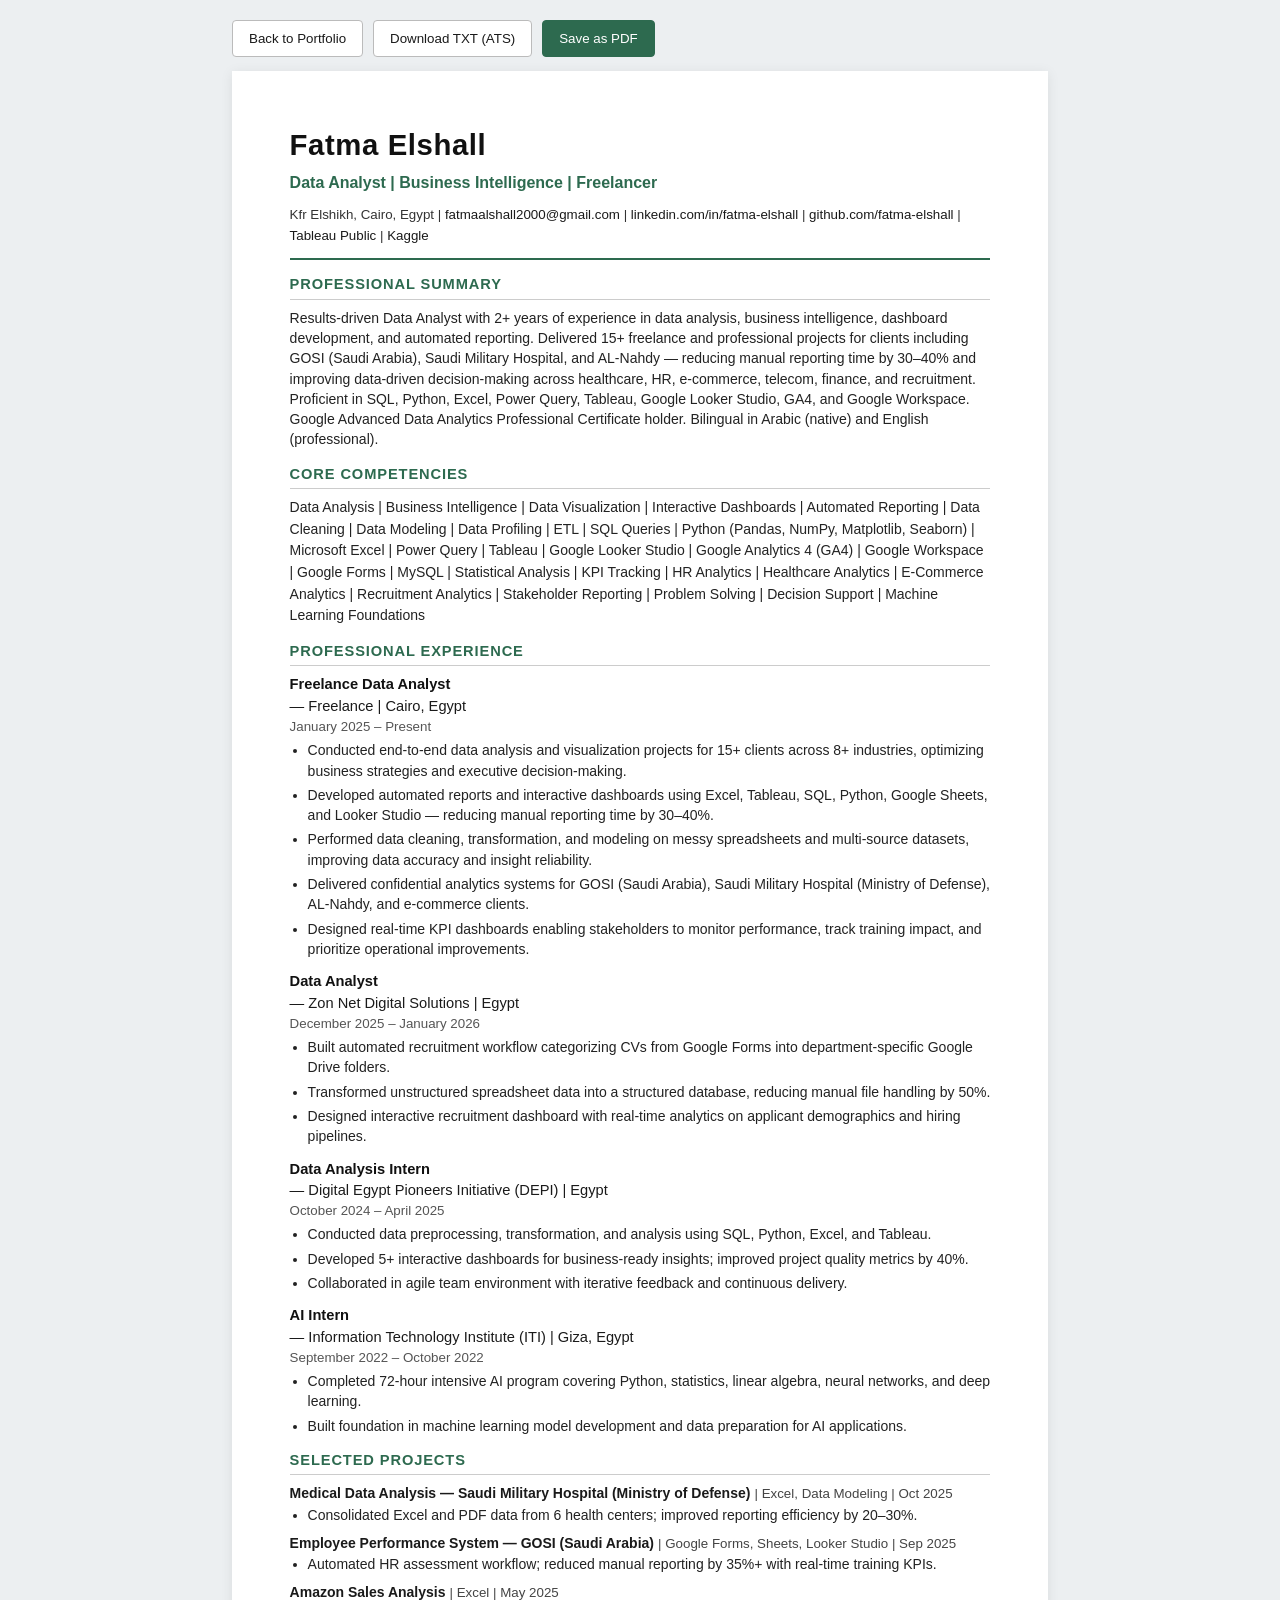
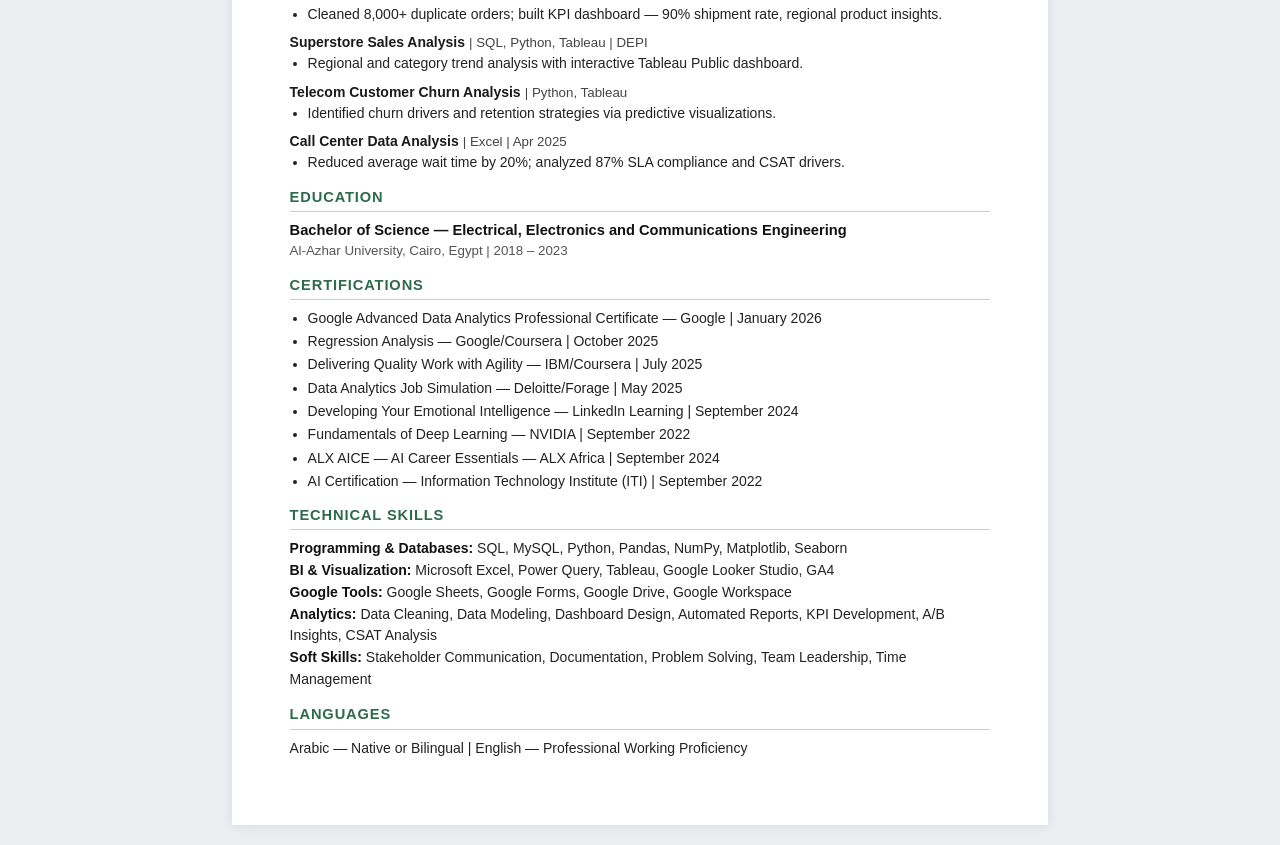
<file: resume.html>
<!DOCTYPE html>
<html lang="en">
<head>
  <meta charset="UTF-8">
  <meta name="viewport" content="width=device-width, initial-scale=1.0">
  <title>Fatma Elshall | Data Analyst — Resume</title>
  <style>
    /* ATS-safe: single column, standard fonts, no tables/columns/icons in body */
    * { box-sizing: border-box; margin: 0; padding: 0; }

    body {
      font-family: Calibri, "Segoe UI", Arial, sans-serif;
      font-size: 11pt;
      line-height: 1.45;
      color: #1a1a1a;
      background: #eceff1;
      padding: 20px;
    }

    .toolbar {
      max-width: 8.5in;
      margin: 0 auto 14px;
      display: flex;
      gap: 10px;
      flex-wrap: wrap;
    }

    .toolbar a,
    .toolbar button {
      font: inherit;
      font-size: 10pt;
      padding: 8px 16px;
      border: 1px solid #bbb;
      border-radius: 4px;
      background: #fff;
      color: #1a1a1a;
      cursor: pointer;
      text-decoration: none;
    }

    .toolbar .primary {
      background: #2d6a4f;
      color: #fff;
      border-color: #2d6a4f;
    }

    .resume {
      max-width: 8.5in;
      margin: 0 auto;
      background: #fff;
      padding: 0.55in 0.6in;
      box-shadow: 0 2px 12px rgba(0, 0, 0, 0.08);
    }

    /* Header */
    .name {
      font-size: 22pt;
      font-weight: 700;
      letter-spacing: 0.02em;
      color: #111;
      margin-bottom: 4px;
    }

    .headline {
      font-size: 12pt;
      font-weight: 600;
      color: #2d6a4f;
      margin-bottom: 10px;
    }

    .contact-line {
      font-size: 10pt;
      color: #333;
      line-height: 1.6;
      border-bottom: 2px solid #2d6a4f;
      padding-bottom: 12px;
      margin-bottom: 14px;
    }

    .contact-line a {
      color: #1a1a1a;
      text-decoration: none;
    }

    /* Sections — standard ATS headings */
    section {
      margin-bottom: 14px;
    }

    h2 {
      font-size: 11pt;
      font-weight: 700;
      text-transform: uppercase;
      letter-spacing: 0.06em;
      color: #2d6a4f;
      border-bottom: 1px solid #ccc;
      padding-bottom: 3px;
      margin-bottom: 8px;
    }

    p {
      font-size: 10.5pt;
      color: #222;
      margin-bottom: 6px;
    }

    ul {
      padding-left: 18px;
      margin-bottom: 4px;
    }

    li {
      font-size: 10.5pt;
      color: #222;
      margin-bottom: 4px;
    }

    /* Experience entries */
    .job {
      margin-bottom: 12px;
    }

    .job-title {
      font-size: 11pt;
      font-weight: 700;
      color: #111;
    }

    .job-org {
      font-size: 10.5pt;
      font-weight: 600;
      color: #333;
    }

    .job-date {
      font-size: 10pt;
      color: #555;
      margin-bottom: 4px;
    }

    .job-meta {
      display: block;
    }

    /* Skills — plain text for ATS */
    .skills-block {
      font-size: 10.5pt;
      line-height: 1.55;
      color: #222;
    }

    .skills-block strong {
      color: #111;
    }

    .cert-list li {
      margin-bottom: 3px;
    }

    .project-entry {
      margin-bottom: 8px;
    }

    .project-entry strong {
      font-size: 10.5pt;
    }

    .project-entry span {
      font-size: 10pt;
      color: #444;
    }

    @media print {
      body {
        background: #fff;
        padding: 0;
      }

      .toolbar { display: none; }

      .resume {
        box-shadow: none;
        padding: 0.4in 0.5in;
        max-width: 100%;
      }

      .headline,
      h2 {
        color: #111;
      }

      a {
        color: #111;
      }
    }
  </style>
</head>
<body>
  <div class="toolbar">
    <a href="index.html">Back to Portfolio</a>
    <a href="resume.txt" download="Fatma-Elshall-Resume.txt">Download TXT (ATS)</a>
    <button class="primary" type="button" onclick="window.print()">Save as PDF</button>
  </div>

  <main class="resume" id="resume">
    <header>
      <h1 class="name">Fatma Elshall</h1>
      <p class="headline">Data Analyst | Business Intelligence | Freelancer</p>
      <p class="contact-line">
        Kfr Elshikh, Cairo, Egypt |
        <a href="mailto:fatmaalshall2000@gmail.com">fatmaalshall2000@gmail.com</a> |
        <a href="https://www.linkedin.com/in/fatma-elshall/">linkedin.com/in/fatma-elshall</a> |
        <a href="https://github.com/fatma-elshall">github.com/fatma-elshall</a> |
        <a href="https://public.tableau.com/app/profile/fatma.elshall/vizzes">Tableau Public</a> |
        <a href="https://www.kaggle.com/fatmaelshall">Kaggle</a>
      </p>
    </header>

    <section>
      <h2>Professional Summary</h2>
      <p>
        Results-driven Data Analyst with 2+ years of experience in data analysis, business intelligence,
        dashboard development, and automated reporting. Delivered 15+ freelance and professional projects
        for clients including GOSI (Saudi Arabia), Saudi Military Hospital, and AL-Nahdy — reducing
        manual reporting time by 30–40% and improving data-driven decision-making across healthcare, HR,
        e-commerce, telecom, finance, and recruitment. Proficient in SQL, Python, Excel, Power Query,
        Tableau, Google Looker Studio, GA4, and Google Workspace. Google Advanced Data Analytics
        Professional Certificate holder. Bilingual in Arabic (native) and English (professional).
      </p>
    </section>

    <section>
      <h2>Core Competencies</h2>
      <p class="skills-block">
        Data Analysis | Business Intelligence | Data Visualization | Interactive Dashboards | Automated Reporting |
        Data Cleaning | Data Modeling | Data Profiling | ETL | SQL Queries | Python (Pandas, NumPy, Matplotlib, Seaborn) |
        Microsoft Excel | Power Query | Tableau | Google Looker Studio | Google Analytics 4 (GA4) |
        Google Workspace | Google Forms | MySQL | Statistical Analysis | KPI Tracking |
        HR Analytics | Healthcare Analytics | E-Commerce Analytics | Recruitment Analytics |
        Stakeholder Reporting | Problem Solving | Decision Support | Machine Learning Foundations
      </p>
    </section>

    <section>
      <h2>Professional Experience</h2>

      <article class="job">
        <span class="job-title">Freelance Data Analyst</span>
        <span class="job-meta"> — Freelance | Cairo, Egypt</span>
        <p class="job-date">January 2025 – Present</p>
        <ul>
          <li>Conducted end-to-end data analysis and visualization projects for 15+ clients across 8+ industries, optimizing business strategies and executive decision-making.</li>
          <li>Developed automated reports and interactive dashboards using Excel, Tableau, SQL, Python, Google Sheets, and Looker Studio — reducing manual reporting time by 30–40%.</li>
          <li>Performed data cleaning, transformation, and modeling on messy spreadsheets and multi-source datasets, improving data accuracy and insight reliability.</li>
          <li>Delivered confidential analytics systems for GOSI (Saudi Arabia), Saudi Military Hospital (Ministry of Defense), AL-Nahdy, and e-commerce clients.</li>
          <li>Designed real-time KPI dashboards enabling stakeholders to monitor performance, track training impact, and prioritize operational improvements.</li>
        </ul>
      </article>

      <article class="job">
        <span class="job-title">Data Analyst</span>
        <span class="job-meta"> — Zon Net Digital Solutions | Egypt</span>
        <p class="job-date">December 2025 – January 2026</p>
        <ul>
          <li>Built automated recruitment workflow categorizing CVs from Google Forms into department-specific Google Drive folders.</li>
          <li>Transformed unstructured spreadsheet data into a structured database, reducing manual file handling by 50%.</li>
          <li>Designed interactive recruitment dashboard with real-time analytics on applicant demographics and hiring pipelines.</li>
        </ul>
      </article>

      <article class="job">
        <span class="job-title">Data Analysis Intern</span>
        <span class="job-meta"> — Digital Egypt Pioneers Initiative (DEPI) | Egypt</span>
        <p class="job-date">October 2024 – April 2025</p>
        <ul>
          <li>Conducted data preprocessing, transformation, and analysis using SQL, Python, Excel, and Tableau.</li>
          <li>Developed 5+ interactive dashboards for business-ready insights; improved project quality metrics by 40%.</li>
          <li>Collaborated in agile team environment with iterative feedback and continuous delivery.</li>
        </ul>
      </article>

      <article class="job">
        <span class="job-title">AI Intern</span>
        <span class="job-meta"> — Information Technology Institute (ITI) | Giza, Egypt</span>
        <p class="job-date">September 2022 – October 2022</p>
        <ul>
          <li>Completed 72-hour intensive AI program covering Python, statistics, linear algebra, neural networks, and deep learning.</li>
          <li>Built foundation in machine learning model development and data preparation for AI applications.</li>
        </ul>
      </article>
    </section>

    <section>
      <h2>Selected Projects</h2>

      <div class="project-entry">
        <strong>Medical Data Analysis — Saudi Military Hospital (Ministry of Defense)</strong>
        <span> | Excel, Data Modeling | Oct 2025</span>
        <ul>
          <li>Consolidated Excel and PDF data from 6 health centers; improved reporting efficiency by 20–30%.</li>
        </ul>
      </div>

      <div class="project-entry">
        <strong>Employee Performance System — GOSI (Saudi Arabia)</strong>
        <span> | Google Forms, Sheets, Looker Studio | Sep 2025</span>
        <ul>
          <li>Automated HR assessment workflow; reduced manual reporting by 35%+ with real-time training KPIs.</li>
        </ul>
      </div>

      <div class="project-entry">
        <strong>Amazon Sales Analysis</strong>
        <span> | Excel | May 2025</span>
        <ul>
          <li>Cleaned 8,000+ duplicate orders; built KPI dashboard — 90% shipment rate, regional product insights.</li>
        </ul>
      </div>

      <div class="project-entry">
        <strong>Superstore Sales Analysis</strong>
        <span> | SQL, Python, Tableau | DEPI</span>
        <ul>
          <li>Regional and category trend analysis with interactive Tableau Public dashboard.</li>
        </ul>
      </div>

      <div class="project-entry">
        <strong>Telecom Customer Churn Analysis</strong>
        <span> | Python, Tableau</span>
        <ul>
          <li>Identified churn drivers and retention strategies via predictive visualizations.</li>
        </ul>
      </div>

      <div class="project-entry">
        <strong>Call Center Data Analysis</strong>
        <span> | Excel | Apr 2025</span>
        <ul>
          <li>Reduced average wait time by 20%; analyzed 87% SLA compliance and CSAT drivers.</li>
        </ul>
      </div>
    </section>

    <section>
      <h2>Education</h2>
      <article class="job">
        <span class="job-title">Bachelor of Science — Electrical, Electronics and Communications Engineering</span>
        <p class="job-date">Al-Azhar University, Cairo, Egypt | 2018 – 2023</p>
      </article>
    </section>

    <section>
      <h2>Certifications</h2>
      <ul class="cert-list">
        <li>Google Advanced Data Analytics Professional Certificate — Google | January 2026</li>
        <li>Regression Analysis — Google/Coursera | October 2025</li>
        <li>Delivering Quality Work with Agility — IBM/Coursera | July 2025</li>
        <li>Data Analytics Job Simulation — Deloitte/Forage | May 2025</li>
        <li>Developing Your Emotional Intelligence — LinkedIn Learning | September 2024</li>
        <li>Fundamentals of Deep Learning — NVIDIA | September 2022</li>
        <li>ALX AICE — AI Career Essentials — ALX Africa | September 2024</li>
        <li>AI Certification — Information Technology Institute (ITI) | September 2022</li>
      </ul>
    </section>

    <section>
      <h2>Technical Skills</h2>
      <p class="skills-block">
        <strong>Programming &amp; Databases:</strong> SQL, MySQL, Python, Pandas, NumPy, Matplotlib, Seaborn<br>
        <strong>BI &amp; Visualization:</strong> Microsoft Excel, Power Query, Tableau, Google Looker Studio, GA4<br>
        <strong>Google Tools:</strong> Google Sheets, Google Forms, Google Drive, Google Workspace<br>
        <strong>Analytics:</strong> Data Cleaning, Data Modeling, Dashboard Design, Automated Reports, KPI Development, A/B Insights, CSAT Analysis<br>
        <strong>Soft Skills:</strong> Stakeholder Communication, Documentation, Problem Solving, Team Leadership, Time Management
      </p>
    </section>

    <section>
      <h2>Languages</h2>
      <p>Arabic — Native or Bilingual | English — Professional Working Proficiency</p>
    </section>
  </main>

  <script>
    if (new URLSearchParams(location.search).get('print') === '1') {
      window.addEventListener('load', function () {
        setTimeout(function () { window.print(); }, 400);
      });
    }
  </script>
</body>
</html>
</file>
